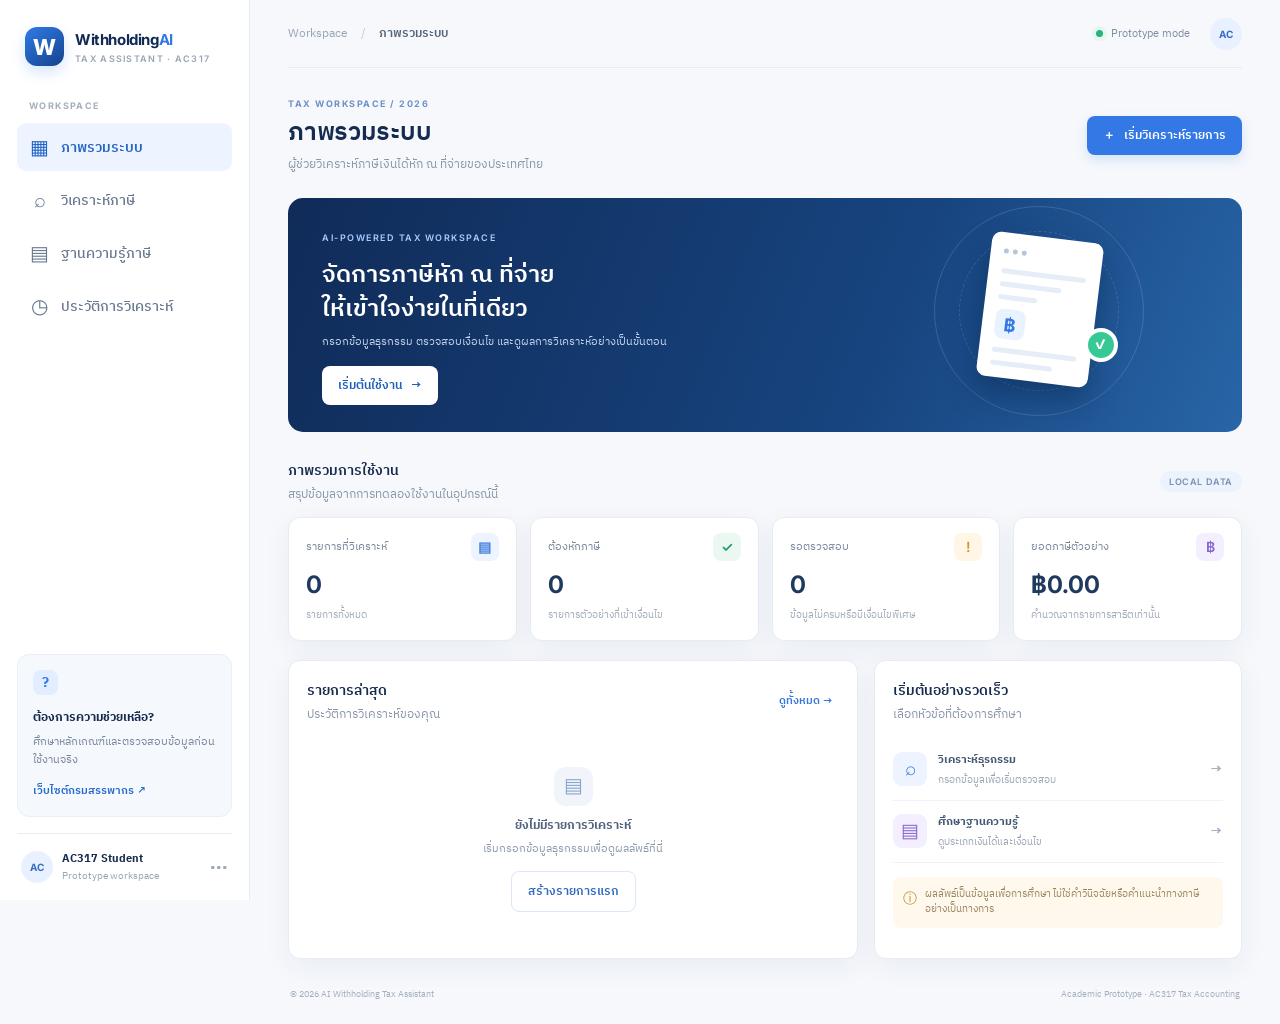
<file: index.html>
<!DOCTYPE html>
<html lang="th">
<head>
  <meta charset="UTF-8">
  <meta name="viewport" content="width=device-width, initial-scale=1.0">
  <meta name="theme-color" content="#102a56">
  <title>AI Withholding Tax Assistant | AC317</title>
  <link rel="preconnect" href="https://fonts.googleapis.com">
  <link rel="preconnect" href="https://fonts.gstatic.com" crossorigin>
  <link href="https://fonts.googleapis.com/css2?family=IBM+Plex+Sans+Thai:wght@300;400;500;600;700&family=Inter:wght@400;500;600;700;800&display=swap" rel="stylesheet">
  <link rel="stylesheet" href="style.css">
</head>
<body>
  <div class="app-shell">
    <aside class="sidebar" id="sidebar">
      <a class="brand" href="#" data-page="dashboard">
        <span class="brand-mark">W</span>
        <span><strong>Withholding<span class="brand-light">AI</span></strong><small>TAX ASSISTANT · AC317</small></span>
      </a>
      <div class="workspace-label">WORKSPACE</div>
      <nav class="nav-menu" aria-label="เมนูหลัก">
        <button class="nav-link active" data-page="dashboard"><span class="nav-icon">▦</span> ภาพรวมระบบ</button>
        <button class="nav-link" data-page="analysis"><span class="nav-icon">⌕</span> วิเคราะห์ภาษี</button>
        <button class="nav-link" data-page="knowledge"><span class="nav-icon">▤</span> ฐานความรู้ภาษี</button>
        <button class="nav-link" data-page="history"><span class="nav-icon">◷</span> ประวัติการวิเคราะห์</button>
      </nav>
      <div class="sidebar-bottom">
        <div class="help-card">
          <div class="help-icon">?</div>
          <strong>ต้องการความช่วยเหลือ?</strong>
          <p>ศึกษาหลักเกณฑ์และตรวจสอบข้อมูลก่อนใช้งานจริง</p>
          <a href="https://www.rd.go.th/" target="_blank" rel="noopener">เว็บไซต์กรมสรรพากร ↗</a>
        </div>
        <div class="profile">
          <div class="avatar">AC</div>
          <div><strong>AC317 Student</strong><small>Prototype workspace</small></div>
          <span class="profile-dots">•••</span>
        </div>
      </div>
    </aside>

    <main class="main-content">
      <header class="topbar">
        <button class="mobile-menu" id="mobileMenu" aria-label="เปิดเมนู">☰</button>
        <div class="breadcrumb">Workspace <span>/</span> <strong id="breadcrumbCurrent">ภาพรวมระบบ</strong></div>
        <div class="topbar-right">
          <span class="status-dot"></span><span class="system-status">Prototype mode</span>
          <div class="top-avatar">AC</div>
        </div>
      </header>

      <section class="page active" id="page-dashboard">
        <div class="page-heading">
          <div><div class="eyebrow">TAX WORKSPACE / 2026</div><h1>ภาพรวมระบบ</h1><p>ผู้ช่วยวิเคราะห์ภาษีเงินได้หัก ณ ที่จ่ายของประเทศไทย</p></div>
          <button class="btn btn-primary" data-go="analysis"><span>＋</span> เริ่มวิเคราะห์รายการ</button>
        </div>
        <div class="welcome-banner">
          <div class="welcome-copy"><span class="banner-tag">AI-POWERED TAX WORKSPACE</span><h2>จัดการภาษีหัก ณ ที่จ่าย<br>ให้เข้าใจง่ายในที่เดียว</h2><p>กรอกข้อมูลธุรกรรม ตรวจสอบเงื่อนไข และดูผลการวิเคราะห์อย่างเป็นขั้นตอน</p><button class="btn btn-white" data-go="analysis">เริ่มต้นใช้งาน <span>→</span></button></div>
          <div class="banner-art"><div class="art-orbit orbit-one"></div><div class="art-orbit orbit-two"></div><div class="art-document"><div class="doc-top"><i></i><i></i><i></i></div><div class="doc-line long"></div><div class="doc-line"></div><div class="doc-line short"></div><div class="doc-highlight">฿</div><div class="doc-line long"></div><div class="doc-line"></div></div><div class="art-check">✓</div></div>
        </div>
        <div class="section-title-row"><div><h3>ภาพรวมการใช้งาน</h3><p>สรุปข้อมูลจากการทดลองใช้งานในอุปกรณ์นี้</p></div><span class="muted-chip">LOCAL DATA</span></div>
        <div class="stats-grid">
          <article class="stat-card"><div class="stat-top"><span>รายการที่วิเคราะห์</span><span class="stat-icon blue">▤</span></div><strong id="statTotal">0</strong><small>รายการทั้งหมด</small></article>
          <article class="stat-card"><div class="stat-top"><span>ต้องหักภาษี</span><span class="stat-icon green">✓</span></div><strong id="statWithhold">0</strong><small>รายการตัวอย่างที่เข้าเงื่อนไข</small></article>
          <article class="stat-card"><div class="stat-top"><span>รอตรวจสอบ</span><span class="stat-icon amber">!</span></div><strong id="statReview">0</strong><small>ข้อมูลไม่ครบหรือมีเงื่อนไขพิเศษ</small></article>
          <article class="stat-card"><div class="stat-top"><span>ยอดภาษีตัวอย่าง</span><span class="stat-icon purple">฿</span></div><strong id="statTax">฿0.00</strong><small>คำนวณจากรายการสาธิตเท่านั้น</small></article>
        </div>
        <div class="dashboard-grid">
          <article class="panel recent-panel"><div class="panel-heading"><div><h3>รายการล่าสุด</h3><p>ประวัติการวิเคราะห์ของคุณ</p></div><button class="text-button" data-go="history">ดูทั้งหมด →</button></div><div id="recentList" class="empty-state"><div class="empty-symbol">▤</div><strong>ยังไม่มีรายการวิเคราะห์</strong><p>เริ่มกรอกข้อมูลธุรกรรมเพื่อดูผลลัพธ์ที่นี่</p><button class="btn btn-outline" data-go="analysis">สร้างรายการแรก</button></div></article>
          <article class="panel quick-panel"><div class="panel-heading"><div><h3>เริ่มต้นอย่างรวดเร็ว</h3><p>เลือกหัวข้อที่ต้องการศึกษา</p></div></div>
            <button class="quick-link" data-go="analysis"><span class="quick-icon">⌕</span><span><strong>วิเคราะห์ธุรกรรม</strong><small>กรอกข้อมูลเพื่อเริ่มตรวจสอบ</small></span><b>→</b></button>
            <button class="quick-link" data-go="knowledge"><span class="quick-icon lavender">▤</span><span><strong>ศึกษาฐานความรู้</strong><small>ดูประเภทเงินได้และเงื่อนไข</small></span><b>→</b></button>
            <div class="notice-mini"><span>ⓘ</span><p>ผลลัพธ์เป็นข้อมูลเพื่อการศึกษา ไม่ใช่คำวินิจฉัยหรือคำแนะนำทางภาษีอย่างเป็นทางการ</p></div>
          </article>
        </div>
      </section>

      <section class="page" id="page-analysis">
        <div class="page-heading"><div><div class="eyebrow">WITHHOLDING TAX / ANALYSIS</div><h1>วิเคราะห์ภาษี</h1><p>กรอกรายละเอียดธุรกรรมเพื่อให้ระบบตรวจสอบเบื้องต้น</p></div><span class="step-chip"><span>01</span> ข้อมูลธุรกรรม</span></div>
        <div class="analysis-layout">
          <form class="panel analysis-form" id="taxForm">
            <div class="form-section"><div class="form-section-title"><span class="number-badge">1</span><div><h3>ข้อมูลผู้จ่ายและผู้รับเงิน</h3><p>ระบุสถานะของคู่สัญญาให้ครบถ้วน</p></div></div>
              <div class="form-grid">
                <label class="field full"><span>ชื่อผู้จ่ายเงิน <b>*</b></span><input id="payerName" required placeholder="เช่น บริษัท ตัวอย่าง จำกัด"></label>
                <label class="field"><span>สถานะผู้จ่ายเงิน <b>*</b></span><select id="payerType" required><option value="">เลือกสถานะ</option><option value="company">บริษัท / ห้างหุ้นส่วนนิติบุคคล</option><option value="person">บุคคลธรรมดา</option><option value="government">หน่วยงานรัฐ</option></select></label>
                <label class="field"><span>ชื่อผู้รับเงิน <b>*</b></span><input id="payeeName" required placeholder="ชื่อผู้รับเงิน"></label>
                <label class="field"><span>สถานะผู้รับเงิน <b>*</b></span><select id="payeeType" required><option value="">เลือกสถานะ</option><option value="company">บริษัท / ห้างหุ้นส่วนนิติบุคคลไทย</option><option value="person">บุคคลธรรมดา</option><option value="foreign">นิติบุคคลต่างประเทศ</option><option value="government">หน่วยงานรัฐ</option></select></label>
                <label class="field"><span>ถิ่นที่อยู่ผู้รับเงิน <b>*</b></span><select id="residency" required><option value="">เลือกถิ่นที่อยู่</option><option value="thai">ประเทศไทย</option><option value="foreign">ต่างประเทศ</option></select></label>
              </div>
            </div>
            <div class="form-divider"></div>
            <div class="form-section"><div class="form-section-title"><span class="number-badge">2</span><div><h3>รายละเอียดธุรกรรม</h3><p>เลือกประเภทและอธิบายลักษณะการจ่ายเงินจริง</p></div></div>
              <div class="form-grid">
                <label class="field"><span>ประเภทธุรกรรม <b>*</b></span><select id="transactionType" required><option value="">เลือกประเภทธุรกรรม</option><option value="rent">ค่าเช่า</option><option value="service">ค่าบริการ / จ้างทำของ</option><option value="advertising">ค่าโฆษณา</option><option value="transport">ค่าขนส่ง</option><option value="goods">ซื้อสินค้า</option><option value="hotel">ค่าห้องพักโรงแรม</option><option value="restaurant">ค่าอาหารภัตตาคาร</option><option value="other">อื่น ๆ / ไม่แน่ใจ</option></select></label>
                <label class="field"><span>วันที่จ่ายเงิน <b>*</b></span><input id="paymentDate" type="date" required></label>
                <label class="field full"><span>รายละเอียดงาน / สัญญา <b>*</b></span><textarea id="description" rows="3" required placeholder="อธิบายสิ่งที่ได้รับ เช่น เช่าพื้นที่สำนักงานรายเดือน หรือจ้างบริษัททำความสะอาดพร้อมจัดหาอุปกรณ์"></textarea><small class="field-hint">ระบบพิจารณาจากเนื้อหาธุรกรรม ไม่ใช่ชื่อบัญชีเพียงอย่างเดียว</small></label>
                <label class="field"><span>จำนวนเงินก่อน VAT (บาท) <b>*</b></span><input id="amount" type="number" min="0.01" step="0.01" required placeholder="0.00"></label>
                <label class="field"><span>VAT (บาท)</span><input id="vat" type="number" min="0" step="0.01" value="0" placeholder="0.00"></label>
                <label class="field full"><span>เงื่อนไขพิเศษเพิ่มเติม</span><textarea id="special" rows="2" placeholder="เช่น ผู้รับเงินเป็นบุคคลต่างประเทศ มีหนังสือรับรอง หรือมีสัญญาซื้อขายรวมค่าขนส่ง"></textarea></label>
              </div>
            </div>
            <div class="form-actions"><button type="reset" class="btn btn-ghost">ล้างข้อมูล</button><button type="submit" class="btn btn-primary">วิเคราะห์รายการ <span>→</span></button></div>
          </form>
          <aside class="analysis-aside">
            <div class="panel guide-panel"><div class="guide-icon">✦</div><h3>ก่อนเริ่มวิเคราะห์</h3><p>เพื่อให้ผลการตรวจสอบมีความเหมาะสม ควรเตรียมข้อมูลต่อไปนี้</p><ul><li>สถานะทางกฎหมายของผู้จ่ายและผู้รับเงิน</li><li>สัญญาหรือรายละเอียดสิ่งที่จ่าย</li><li>จำนวนเงินและวันที่จ่ายจริง</li><li>ข้อมูล VAT และเงื่อนไขพิเศษ (ถ้ามี)</li></ul></div>
            <div class="panel secure-panel"><span class="secure-icon">⌑</span><div><strong>ข้อมูลอยู่ในอุปกรณ์นี้</strong><p>ต้นแบบนี้เก็บประวัติไว้ใน Local Storage ของเบราว์เซอร์เท่านั้น</p></div></div>
          </aside>
        </div>
        <div id="resultPanel" class="result-panel hidden" aria-live="polite"></div>
      </section>

      <section class="page" id="page-knowledge">
        <div class="page-heading"><div><div class="eyebrow">TAX REFERENCE / LEARNING</div><h1>ฐานความรู้ภาษี</h1><p>ทำความเข้าใจประเภทธุรกรรมและประเด็นที่ควรตรวจสอบ</p></div><a class="btn btn-outline" href="https://www.rd.go.th/" target="_blank" rel="noopener">กรมสรรพากร ↗</a></div>
        <div class="knowledge-alert"><span>ⓘ</span><div><strong>หมายเหตุเกี่ยวกับฐานความรู้</strong><p>เนื้อหาด้านล่างเป็นแนวทางจัดหมวดหมู่เพื่อการศึกษา ยังไม่ได้เชื่อมฐานกฎหมายแบบเรียลไทม์ อัตราและข้อยกเว้นต้องตรวจสอบกับกฎหมายที่มีผลในวันที่จ่ายเงินจริง</p></div></div>
        <div class="knowledge-tools"><div class="search-box"><span>⌕</span><input id="knowledgeSearch" placeholder="ค้นหาประเภทธุรกรรม..."></div><span class="muted-chip">8 CATEGORIES</span></div>
        <div class="knowledge-grid" id="knowledgeGrid"></div>
        <div class="panel legal-panel"><div class="legal-icon">§</div><div><h3>แหล่งข้อมูลกฎหมายที่ควรตรวจสอบ</h3><p>ประมวลรัษฎากร มาตรา 3 เตรส, มาตรา 50, มาตรา 69 ทวิ, มาตรา 70 และคำสั่งกรมสรรพากรที่เกี่ยวข้อง ทั้งนี้ต้องพิจารณาประเภทผู้จ่าย ผู้รับ และลักษณะเงินได้ประกอบกัน</p><a href="https://www.rd.go.th/" target="_blank" rel="noopener">ค้นหากฎหมายและคำสั่งกรมสรรพากร ↗</a></div></div>
      </section>

      <section class="page" id="page-history">
        <div class="page-heading"><div><div class="eyebrow">ACTIVITY / RECORDS</div><h1>ประวัติการวิเคราะห์</h1><p>รายการที่เคยทดลองวิเคราะห์ในเบราว์เซอร์นี้</p></div><button class="btn btn-outline" id="clearHistory">ล้างประวัติ</button></div>
        <div class="panel history-panel"><div class="history-toolbar"><div><h3>รายการทั้งหมด</h3><p id="historyCount">0 รายการ</p></div><div class="search-box history-search"><span>⌕</span><input id="historySearch" placeholder="ค้นหาชื่อหรือประเภทธุรกรรม..."></div></div>
          <div class="table-wrap"><table><thead><tr><th>วันที่</th><th>ผู้รับเงิน</th><th>ประเภทธุรกรรม</th><th>จำนวนเงิน</th><th>สถานะ</th><th></th></tr></thead><tbody id="historyBody"></tbody></table></div>
          <div id="historyEmpty" class="empty-state"><div class="empty-symbol">◷</div><strong>ยังไม่มีประวัติ</strong><p>รายการที่คุณวิเคราะห์จะแสดงในหน้านี้</p></div>
        </div>
      </section>

      <footer class="footer"><span>© 2026 AI Withholding Tax Assistant</span><span>Academic Prototype · AC317 Tax Accounting</span></footer>
    </main>
  </div>
  <div class="toast" id="toast" role="status"></div>
  <script src="script.js"></script>
</body>
</html>
</file>
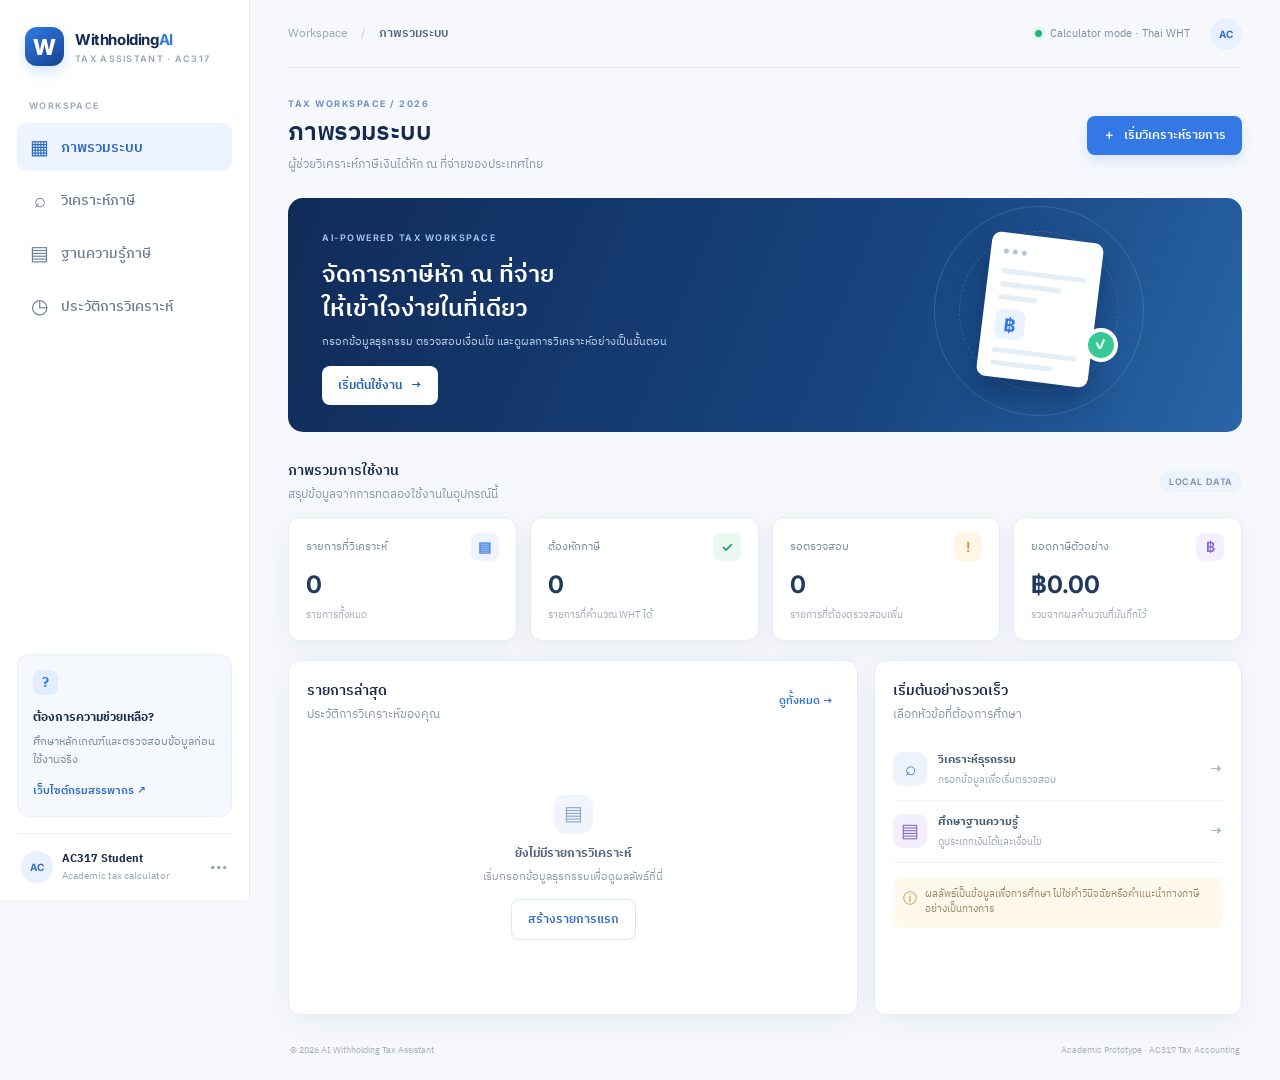
<file: แก้1.html>
<!DOCTYPE html>
<html lang="th">
<head>
  <meta charset="UTF-8">
  <meta name="viewport" content="width=device-width, initial-scale=1.0">
  <meta name="theme-color" content="#102a56">
  <title>AI Withholding Tax Assistant | AC317</title>
  <link rel="preconnect" href="https://fonts.googleapis.com">
  <link rel="preconnect" href="https://fonts.gstatic.com" crossorigin>
  <link href="https://fonts.googleapis.com/css2?family=IBM+Plex+Sans+Thai:wght@300;400;500;600;700&family=Inter:wght@400;500;600;700;800&display=swap" rel="stylesheet">
  <link rel="stylesheet" href="style.css">
</head>
<body>
  <div class="app-shell">
    <aside class="sidebar" id="sidebar">
      <a class="brand" href="#" data-page="dashboard">
        <span class="brand-mark">W</span>
        <span><strong>Withholding<span class="brand-light">AI</span></strong><small>TAX ASSISTANT · AC317</small></span>
      </a>
      <div class="workspace-label">WORKSPACE</div>
      <nav class="nav-menu" aria-label="เมนูหลัก">
        <button class="nav-link active" data-page="dashboard"><span class="nav-icon">▦</span> ภาพรวมระบบ</button>
        <button class="nav-link" data-page="analysis"><span class="nav-icon">⌕</span> วิเคราะห์ภาษี</button>
        <button class="nav-link" data-page="knowledge"><span class="nav-icon">▤</span> ฐานความรู้ภาษี</button>
        <button class="nav-link" data-page="history"><span class="nav-icon">◷</span> ประวัติการวิเคราะห์</button>
      </nav>
      <div class="sidebar-bottom">
        <div class="help-card">
          <div class="help-icon">?</div>
          <strong>ต้องการความช่วยเหลือ?</strong>
          <p>ศึกษาหลักเกณฑ์และตรวจสอบข้อมูลก่อนใช้งานจริง</p>
          <a href="https://www.rd.go.th/" target="_blank" rel="noopener">เว็บไซต์กรมสรรพากร ↗</a>
        </div>
        <div class="profile">
          <div class="avatar">AC</div>
          <div><strong>AC317 Student</strong><small>Academic tax calculator</small></div>
          <span class="profile-dots">•••</span>
        </div>
      </div>
    </aside>

    <main class="main-content">
      <header class="topbar">
        <button class="mobile-menu" id="mobileMenu" aria-label="เปิดเมนู">☰</button>
        <div class="breadcrumb">Workspace <span>/</span> <strong id="breadcrumbCurrent">ภาพรวมระบบ</strong></div>
        <div class="topbar-right">
          <span class="status-dot"></span><span class="system-status">Calculator mode · Thai WHT</span>
          <div class="top-avatar">AC</div>
        </div>
      </header>

      <section class="page active" id="page-dashboard">
        <div class="page-heading">
          <div><div class="eyebrow">TAX WORKSPACE / 2026</div><h1>ภาพรวมระบบ</h1><p>ผู้ช่วยวิเคราะห์ภาษีเงินได้หัก ณ ที่จ่ายของประเทศไทย</p></div>
          <button class="btn btn-primary" data-go="analysis"><span>＋</span> เริ่มวิเคราะห์รายการ</button>
        </div>
        <div class="welcome-banner">
          <div class="welcome-copy"><span class="banner-tag">AI-POWERED TAX WORKSPACE</span><h2>จัดการภาษีหัก ณ ที่จ่าย<br>ให้เข้าใจง่ายในที่เดียว</h2><p>กรอกข้อมูลธุรกรรม ตรวจสอบเงื่อนไข และดูผลการวิเคราะห์อย่างเป็นขั้นตอน</p><button class="btn btn-white" data-go="analysis">เริ่มต้นใช้งาน <span>→</span></button></div>
          <div class="banner-art"><div class="art-orbit orbit-one"></div><div class="art-orbit orbit-two"></div><div class="art-document"><div class="doc-top"><i></i><i></i><i></i></div><div class="doc-line long"></div><div class="doc-line"></div><div class="doc-line short"></div><div class="doc-highlight">฿</div><div class="doc-line long"></div><div class="doc-line"></div></div><div class="art-check">✓</div></div>
        </div>
        <div class="section-title-row"><div><h3>ภาพรวมการใช้งาน</h3><p>สรุปข้อมูลจากการทดลองใช้งานในอุปกรณ์นี้</p></div><span class="muted-chip">LOCAL DATA</span></div>
        <div class="stats-grid">
          <article class="stat-card"><div class="stat-top"><span>รายการที่วิเคราะห์</span><span class="stat-icon blue">▤</span></div><strong id="statTotal">0</strong><small>รายการทั้งหมด</small></article>
          <article class="stat-card"><div class="stat-top"><span>ต้องหักภาษี</span><span class="stat-icon green">✓</span></div><strong id="statWithhold">0</strong><small>รายการที่คำนวณ WHT ได้</small></article>
          <article class="stat-card"><div class="stat-top"><span>รอตรวจสอบ</span><span class="stat-icon amber">!</span></div><strong id="statReview">0</strong><small>รายการที่ต้องตรวจสอบเพิ่ม</small></article>
          <article class="stat-card"><div class="stat-top"><span>ยอดภาษีตัวอย่าง</span><span class="stat-icon purple">฿</span></div><strong id="statTax">฿0.00</strong><small>รวมจากผลคำนวณที่บันทึกไว้</small></article>
        </div>
        <div class="dashboard-grid">
          <article class="panel recent-panel"><div class="panel-heading"><div><h3>รายการล่าสุด</h3><p>ประวัติการวิเคราะห์ของคุณ</p></div><button class="text-button" data-go="history">ดูทั้งหมด →</button></div><div id="recentList" class="empty-state"><div class="empty-symbol">▤</div><strong>ยังไม่มีรายการวิเคราะห์</strong><p>เริ่มกรอกข้อมูลธุรกรรมเพื่อดูผลลัพธ์ที่นี่</p><button class="btn btn-outline" data-go="analysis">สร้างรายการแรก</button></div></article>
          <article class="panel quick-panel"><div class="panel-heading"><div><h3>เริ่มต้นอย่างรวดเร็ว</h3><p>เลือกหัวข้อที่ต้องการศึกษา</p></div></div>
            <button class="quick-link" data-go="analysis"><span class="quick-icon">⌕</span><span><strong>วิเคราะห์ธุรกรรม</strong><small>กรอกข้อมูลเพื่อเริ่มตรวจสอบ</small></span><b>→</b></button>
            <button class="quick-link" data-go="knowledge"><span class="quick-icon lavender">▤</span><span><strong>ศึกษาฐานความรู้</strong><small>ดูประเภทเงินได้และเงื่อนไข</small></span><b>→</b></button>
            <div class="notice-mini"><span>ⓘ</span><p>ผลลัพธ์เป็นข้อมูลเพื่อการศึกษา ไม่ใช่คำวินิจฉัยหรือคำแนะนำทางภาษีอย่างเป็นทางการ</p></div>
          </article>
        </div>
      </section>

      <section class="page" id="page-analysis">
        <div class="page-heading"><div><div class="eyebrow">WITHHOLDING TAX / ANALYSIS</div><h1>วิเคราะห์ภาษี</h1><p>คำนวณภาษีจากกฎที่รองรับ พร้อมแสดงเหตุผลและข้อจำกัด</p></div><span class="step-chip"><span>01</span> ข้อมูลธุรกรรม</span></div>
        <div class="analysis-layout">
          <form class="panel analysis-form" id="taxForm">
            <div class="form-section"><div class="form-section-title"><span class="number-badge">1</span><div><h3>ข้อมูลผู้จ่ายและผู้รับเงิน</h3><p>ระบุสถานะของคู่สัญญาให้ครบถ้วน</p></div></div>
              <div class="form-grid">
                <label class="field full"><span>ชื่อผู้จ่ายเงิน <b>*</b></span><input id="payerName" required placeholder="เช่น บริษัท ตัวอย่าง จำกัด"></label>
                <label class="field"><span>สถานะผู้จ่ายเงิน <b>*</b></span><select id="payerType" required><option value="">เลือกสถานะ</option><option value="company">บริษัท / ห้างหุ้นส่วนนิติบุคคล</option><option value="person">บุคคลธรรมดา</option><option value="government">หน่วยงานรัฐ</option></select></label>
                <label class="field"><span>ชื่อผู้รับเงิน <b>*</b></span><input id="payeeName" required placeholder="ชื่อผู้รับเงิน"></label>
                <label class="field"><span>สถานะผู้รับเงิน <b>*</b></span><select id="payeeType" required><option value="">เลือกสถานะ</option><option value="company">บริษัท / ห้างหุ้นส่วนนิติบุคคลไทย</option><option value="person">บุคคลธรรมดา</option><option value="foreign">นิติบุคคลต่างประเทศ</option><option value="government">หน่วยงานรัฐ</option></select></label>
                <label class="field"><span>ถิ่นที่อยู่ผู้รับเงิน <b>*</b></span><select id="residency" required><option value="">เลือกถิ่นที่อยู่</option><option value="thai">ประเทศไทย</option><option value="foreign">ต่างประเทศ</option></select></label>
              </div>
            </div>
            <div class="form-divider"></div>
            <div class="form-section"><div class="form-section-title"><span class="number-badge">2</span><div><h3>รายละเอียดธุรกรรม</h3><p>เลือกประเภทและอธิบายลักษณะการจ่ายเงินจริง</p></div></div>
              <div class="form-grid">
                <label class="field"><span>ประเภทธุรกรรม <b>*</b></span><select id="transactionType" required><option value="">เลือกประเภทธุรกรรม</option><option value="rent">ค่าเช่า</option><option value="service">ค่าบริการ / จ้างทำของ</option><option value="advertising">ค่าโฆษณา</option><option value="transport">ค่าขนส่ง</option><option value="goods">ซื้อสินค้า</option><option value="hotel">ค่าห้องพักโรงแรม</option><option value="restaurant">ค่าอาหารภัตตาคาร</option><option value="other">อื่น ๆ / ไม่แน่ใจ</option></select></label>
                <label class="field"><span>วันที่จ่ายเงิน <b>*</b></span><input id="paymentDate" type="date" required></label>
                <label class="field full"><span>รายละเอียดงาน / สัญญา <b>*</b></span><textarea id="description" rows="3" required placeholder="อธิบายสิ่งที่ได้รับ เช่น เช่าพื้นที่สำนักงานรายเดือน หรือจ้างบริษัททำความสะอาดพร้อมจัดหาอุปกรณ์"></textarea><small class="field-hint">ระบบพิจารณาจากเนื้อหาธุรกรรม ไม่ใช่ชื่อบัญชีเพียงอย่างเดียว</small></label>
                <label class="field"><span>จำนวนเงินที่จ่ายครั้งนี้ก่อน VAT (บาท) <b>*</b></span><input id="amount" type="number" min="0.01" step="0.01" required placeholder="0.00"></label>
                <label class="field"><span>มูลค่าตามสัญญารวมก่อน VAT (บาท)</span><input id="contractTotal" type="number" min="0" step="0.01" placeholder="กรอกเมื่อแบ่งจ่าย/ยอดครั้งนี้ต่ำกว่า 1,000"></label>
                <label class="field"><span>VAT (บาท)</span><input id="vat" type="number" min="0" step="0.01" value="0" placeholder="0.00"></label>
                <div class="field full vat-auto-row"><span>คำนวณ VAT อัตโนมัติ</span><div style="display:flex;align-items:center;gap:10px;flex-wrap:wrap"><label style="display:flex;align-items:center;gap:7px;font-size:11px"><input id="autoVat" type="checkbox" style="width:auto"> คิด VAT ตามอัตราที่กำหนด</label><label style="display:flex;align-items:center;gap:7px;font-size:11px">อัตรา VAT (%) <input id="vatRate" type="number" min="0" max="100" step="0.01" value="7" style="width:85px"></label></div><small class="field-hint">เลือกเฉพาะเมื่อรายการนี้ต้องคิด VAT หากไม่เลือก ระบบจะใช้จำนวน VAT ที่กรอกเอง (ค่าเริ่มต้น 0)</small></div>
                <label class="field full"><span>เงื่อนไขพิเศษเพิ่มเติม</span><textarea id="special" rows="2" placeholder="เช่น ผู้รับเงินเป็นบุคคลต่างประเทศ มีหนังสือรับรอง หรือมีสัญญาซื้อขายรวมค่าขนส่ง"></textarea></label>
              </div>
            </div>
            <div class="form-actions"><button type="reset" class="btn btn-ghost">ล้างข้อมูล</button><button type="submit" class="btn btn-primary">วิเคราะห์รายการ <span>→</span></button></div>
          </form>
          <aside class="analysis-aside">
            <div class="panel guide-panel"><div class="guide-icon">✦</div><h3>ก่อนเริ่มวิเคราะห์</h3><p>เพื่อให้ผลการตรวจสอบมีความเหมาะสม ควรเตรียมข้อมูลต่อไปนี้</p><ul><li>สถานะทางกฎหมายของผู้จ่ายและผู้รับเงิน</li><li>สัญญาหรือรายละเอียดสิ่งที่จ่าย</li><li>จำนวนเงินและวันที่จ่ายจริง</li><li>ข้อมูล VAT และเงื่อนไขพิเศษ (ถ้ามี)</li></ul></div>
            <div class="panel secure-panel"><span class="secure-icon">⌑</span><div><strong>ข้อมูลอยู่ในอุปกรณ์นี้</strong><p>ต้นแบบนี้เก็บประวัติไว้ใน Local Storage ของเบราว์เซอร์เท่านั้น</p></div></div>
          </aside>
        </div>
        <div id="resultPanel" class="result-panel hidden" aria-live="polite"></div>
      </section>

      <section class="page" id="page-knowledge">
        <div class="page-heading"><div><div class="eyebrow">TAX REFERENCE / LEARNING</div><h1>ฐานความรู้ภาษี</h1><p>ทำความเข้าใจประเภทธุรกรรมและประเด็นที่ควรตรวจสอบ</p></div><a class="btn btn-outline" href="https://www.rd.go.th/" target="_blank" rel="noopener">กรมสรรพากร ↗</a></div>
        <div class="knowledge-alert"><span>ⓘ</span><div><strong>หมายเหตุเกี่ยวกับฐานความรู้</strong><p>ระบบใช้กฎที่ระบุไว้ในชุดคำนวณสำหรับธุรกรรมในประเทศบางประเภทเท่านั้น ไม่ใช่ฐานกฎหมายเรียลไทม์ และจะส่งกรณีที่มีเงื่อนไขพิเศษให้ตรวจสอบแทนการเดา</p></div></div>
        <div class="knowledge-tools"><div class="search-box"><span>⌕</span><input id="knowledgeSearch" placeholder="ค้นหาประเภทธุรกรรม..."></div><span class="muted-chip">SUPPORTED RULES + REVIEW CASES</span></div>
        <div class="knowledge-grid" id="knowledgeGrid"></div>
        <div class="panel legal-panel"><div class="legal-icon">§</div><div><h3>แหล่งข้อมูลกฎหมายที่ควรตรวจสอบ</h3><p>ประมวลรัษฎากร มาตรา 3 เตรส, มาตรา 50, มาตรา 69 ทวิ, มาตรา 70 และคำสั่งกรมสรรพากรที่เกี่ยวข้อง ทั้งนี้ต้องพิจารณาประเภทผู้จ่าย ผู้รับ และลักษณะเงินได้ประกอบกัน</p><a href="https://www.rd.go.th/" target="_blank" rel="noopener">ค้นหากฎหมายและคำสั่งกรมสรรพากร ↗</a></div></div>
      </section>

      <section class="page" id="page-history">
        <div class="page-heading"><div><div class="eyebrow">ACTIVITY / RECORDS</div><h1>ประวัติการวิเคราะห์</h1><p>รายการที่เคยทดลองวิเคราะห์ในเบราว์เซอร์นี้</p></div><button class="btn btn-outline" id="clearHistory">ล้างประวัติ</button></div>
        <div class="panel history-panel"><div class="history-toolbar"><div><h3>รายการทั้งหมด</h3><p id="historyCount">0 รายการ</p></div><div class="search-box history-search"><span>⌕</span><input id="historySearch" placeholder="ค้นหาชื่อหรือประเภทธุรกรรม..."></div></div>
          <div class="table-wrap"><table><thead><tr><th>วันที่</th><th>ผู้รับเงิน</th><th>ประเภทธุรกรรม</th><th>จำนวนเงิน</th><th>สถานะ</th><th></th></tr></thead><tbody id="historyBody"></tbody></table></div>
          <div id="historyEmpty" class="empty-state"><div class="empty-symbol">◷</div><strong>ยังไม่มีประวัติ</strong><p>รายการที่คุณวิเคราะห์จะแสดงในหน้านี้</p></div>
        </div>
      </section>

      <footer class="footer"><span>© 2026 AI Withholding Tax Assistant</span><span>Academic Prototype · AC317 Tax Accounting</span></footer>
    </main>
  </div>
  <div class="toast" id="toast" role="status"></div>
  <script src="script.js"></script>
</body>
</html>
</file>
<file: style.css>
:root{--navy:#102a56;--navy2:#183b70;--blue:#3478e5;--sky:#eaf2ff;--ink:#172b4d;--muted:#78869b;--line:#e7ecf3;--bg:#f6f8fc;--white:#fff;--green:#16845b;--amber:#b7791f;--red:#c44c4c;--shadow:0 8px 28px rgba(24,50,89,.06)}
*{box-sizing:border-box}body{margin:0;background:var(--bg);color:var(--ink);font-family:"IBM Plex Sans Thai",Inter,sans-serif;font-size:14px}button,input,select,textarea{font:inherit}button{cursor:pointer}.app-shell{min-height:100vh}.sidebar{width:250px;background:#fff;border-right:1px solid var(--line);position:fixed;inset:0 auto 0 0;z-index:20;display:flex;flex-direction:column;padding:27px 17px 16px}.brand{display:flex;align-items:center;gap:11px;text-decoration:none;color:var(--navy);padding:0 8px 34px}.brand-mark{width:39px;height:39px;border-radius:12px;background:linear-gradient(145deg,#2f7be8,#16428b);color:white;display:grid;place-items:center;font:800 22px Inter;box-shadow:0 6px 14px #2f7be833}.brand strong{display:block;font:700 15px Inter;letter-spacing:-.4px}.brand-light{color:var(--blue)}.brand small{display:block;color:#98a4b5;font:600 9px Inter;letter-spacing:1.3px;margin-top:4px}.workspace-label{font:700 9px Inter;letter-spacing:1.4px;color:#a4afbd;padding:0 12px 12px}.nav-menu{display:grid;gap:5px}.nav-link{border:0;background:transparent;color:#687991;text-align:left;padding:12px 13px;border-radius:9px;display:flex;align-items:center;gap:12px;font-weight:500;transition:.2s}.nav-link:hover{background:#f5f8fd;color:var(--navy)}.nav-link.active{background:#edf4ff;color:#2465c5;font-weight:600}.nav-icon{font:20px Inter;width:19px;text-align:center}.sidebar-bottom{margin-top:auto}.help-card{background:#f5f8fd;border:1px solid #e9eff8;padding:15px;border-radius:12px;margin-bottom:16px}.help-icon{width:25px;height:25px;border-radius:8px;background:#e2edff;color:#3478e5;display:grid;place-items:center;font-weight:700;margin-bottom:10px}.help-card strong{font-size:12px}.help-card p{font-size:11px;line-height:1.65;color:var(--muted);margin:5px 0 9px}.help-card a,.legal-panel a{font-size:11px;color:#286bd0;text-decoration:none;font-weight:600}.profile{border-top:1px solid var(--line);padding:16px 4px 0;display:flex;align-items:center;gap:9px}.avatar,.top-avatar{width:32px;height:32px;border-radius:50%;background:#e9f0ff;color:#356ec4;display:grid;place-items:center;font:700 10px Inter}.profile strong{display:block;font-size:11px}.profile small{display:block;color:#9aa5b4;font-size:10px}.profile-dots{margin-left:auto;color:#98a4b5}.main-content{margin-left:250px;min-height:100vh;padding:0 38px 22px;max-width:1800px}.topbar{height:68px;display:flex;align-items:center;justify-content:space-between;border-bottom:1px solid var(--line);margin-bottom:30px}.breadcrumb{font-size:12px;color:#9aa6b6}.breadcrumb span{padding:0 10px;color:#c2cad5}.breadcrumb strong{color:#53647d;font-weight:600}.topbar-right{display:flex;align-items:center;gap:8px;color:#7f8da2;font-size:11px}.status-dot{width:7px;height:7px;background:#25b47b;border-radius:50%;box-shadow:0 0 0 4px #e5f7ef}.top-avatar{margin-left:12px}.mobile-menu{display:none;background:none;border:0;font-size:20px;color:var(--navy)}.page{display:none;animation:fade .25s ease}.page.active{display:block}@keyframes fade{from{opacity:.5;transform:translateY(4px)}to{opacity:1;transform:none}}.page-heading{display:flex;align-items:center;justify-content:space-between;margin-bottom:24px}.eyebrow{font:700 9px Inter;letter-spacing:1.5px;color:#6e91c7;margin-bottom:8px}.page-heading h1{font-size:25px;line-height:1.3;margin:0 0 5px;font-weight:600;color:#152c50}.page-heading p,.section-title-row p,.panel-heading p{margin:0;color:#8996a8;font-size:12px}.btn{border:0;border-radius:8px;padding:10px 16px;font-weight:600;font-size:12px;display:inline-flex;align-items:center;justify-content:center;gap:9px;text-decoration:none;transition:.2s}.btn-primary{background:var(--blue);color:#fff;box-shadow:0 5px 12px #3478e52b}.btn-primary:hover{background:#2368d3;transform:translateY(-1px)}.btn-white{background:#fff;color:#1f5fb9;margin-top:15px}.btn-outline{background:#fff;color:#316bc0;border:1px solid #dce7f7}.btn-ghost{background:#f5f7fa;color:#718097}.welcome-banner{min-height:220px;border-radius:15px;background:linear-gradient(112deg,#102b58 0%,#17447f 62%,#2865a7 100%);padding:27px 34px;color:white;position:relative;overflow:hidden;display:flex;align-items:center;margin-bottom:27px}.welcome-copy{position:relative;z-index:2}.banner-tag{font:600 9px Inter;letter-spacing:1.5px;color:#a9ccff}.welcome-copy h2{font-size:24px;line-height:1.42;margin:10px 0 7px;font-weight:600}.welcome-copy p{color:#c4d5ed;font-size:11px;margin:0}.banner-art{position:absolute;right:8%;top:0;width:280px;height:220px}.art-orbit{position:absolute;border:1px solid #ffffff24;border-radius:50%;width:210px;height:210px;right:22px;top:8px}.orbit-two{width:160px;height:160px;right:47px;top:33px;border-style:dashed}.art-document{position:absolute;width:112px;height:145px;background:#fff;border-radius:9px;top:39px;right:70px;transform:rotate(7deg);padding:16px 13px;box-shadow:0 15px 30px #061b3b66}.doc-top{display:flex;gap:4px;margin-bottom:15px}.doc-top i{width:5px;height:5px;background:#b5c6dc;border-radius:50%}.doc-line{height:5px;width:62px;background:#e5edf7;border-radius:4px;margin:8px 0}.doc-line.long{width:85px}.doc-line.short{width:39px}.doc-highlight{width:30px;height:30px;border-radius:8px;background:#e9f2ff;color:#3478e5;display:grid;place-items:center;font:700 18px Inter;margin:9px 0}.art-check{position:absolute;right:48px;top:130px;width:34px;height:34px;border-radius:50%;background:#36c995;color:white;border:4px solid #fff;display:grid;place-items:center;font-weight:800}.section-title-row{display:flex;align-items:center;justify-content:space-between;margin-bottom:13px}.section-title-row h3,.panel-heading h3,.form-section-title h3,.guide-panel h3,.legal-panel h3,.history-toolbar h3{font-size:14px;margin:0 0 3px;font-weight:600}.muted-chip,.step-chip{background:#edf3fc;color:#7790b5;border-radius:20px;padding:5px 9px;font:600 9px Inter;letter-spacing:.6px}.stats-grid{display:grid;grid-template-columns:repeat(4,1fr);gap:13px;margin-bottom:19px}.stat-card,.panel{background:#fff;border:1px solid var(--line);border-radius:12px;box-shadow:var(--shadow)}.stat-card{padding:15px 17px}.stat-top{display:flex;align-items:center;justify-content:space-between;color:#78879b;font-size:11px}.stat-icon{width:28px;height:28px;border-radius:8px;display:grid;place-items:center;font:600 14px Inter}.stat-icon.blue{background:#edf4ff;color:#4382df}.stat-icon.green{background:#eaf8f1;color:#1b9a6b}.stat-icon.amber{background:#fff6e6;color:#d1952d}.stat-icon.purple{background:#f3efff;color:#8666ce}.stat-card>strong{display:block;font:700 24px Inter;color:#20395f;margin:9px 0 3px}.stat-card>small{color:#a0aaba;font-size:10px}.dashboard-grid{display:grid;grid-template-columns:1.55fr 1fr;gap:16px}.panel{padding:18px}.panel-heading{display:flex;align-items:center;justify-content:space-between;margin-bottom:15px}.text-button{border:0;background:none;color:#3478d9;font-size:11px;font-weight:600}.empty-state{text-align:center;padding:28px 12px;color:#8d9aad}.empty-symbol{margin:0 auto 10px;width:39px;height:39px;border-radius:12px;background:#f1f5fb;color:#8aa5cc;display:grid;place-items:center;font-size:20px}.empty-state strong{display:block;color:#53647d;font-size:12px}.empty-state p{font-size:11px;margin:5px 0 13px}.quick-link{display:flex;width:100%;align-items:center;text-align:left;gap:11px;border:0;border-bottom:1px solid #eff2f7;background:white;padding:12px 0}.quick-icon{width:34px;height:34px;border-radius:9px;background:#edf4ff;color:#3a7bd8;display:grid;place-items:center;font-size:19px}.quick-icon.lavender{background:#f3efff;color:#8666ce}.quick-link span:nth-child(2){flex:1}.quick-link strong,.quick-link small{display:block}.quick-link strong{font-size:11px;color:#435873}.quick-link small{font-size:10px;color:#9aa6b6;margin-top:3px}.quick-link b{color:#a6b3c3}.notice-mini{display:flex;gap:8px;background:#fff9ed;border-radius:8px;padding:10px;margin-top:14px;color:#bf8a30}.notice-mini p{margin:0;font-size:10px;line-height:1.55;color:#9b845d}.step-chip{font:600 10px "IBM Plex Sans Thai",sans-serif;color:#5c7dab}.step-chip span{display:inline-grid;place-items:center;background:#dbe9ff;border-radius:50%;width:21px;height:21px;margin-right:5px;color:#2869c7}.analysis-layout{display:grid;grid-template-columns:minmax(0,1fr) 270px;gap:17px;align-items:start}.analysis-form{padding:23px}.form-section-title{display:flex;gap:12px;align-items:center;margin-bottom:17px}.form-section-title p{font-size:10px;color:#96a2b2;margin:0}.number-badge{width:27px;height:27px;display:grid;place-items:center;border-radius:8px;background:#edf4ff;color:#3676d2;font:700 12px Inter}.form-grid{display:grid;grid-template-columns:1fr 1fr;gap:14px 13px}.field{display:flex;flex-direction:column;gap:6px;min-width:0}.field.full{grid-column:1/-1}.field>span{font-size:11px;color:#586a82;font-weight:600}.field b{color:#e16c6c}.field input,.field select,.field textarea,.search-box input{width:100%;border:1px solid #e2e8f0;border-radius:7px;padding:10px 11px;background:#fff;color:#40536e;outline:none;font-size:11px;transition:.2s}.field input:focus,.field select:focus,.field textarea:focus,.search-box:focus-within{border-color:#80a9e8;box-shadow:0 0 0 3px #eaf2ff}.field input::placeholder,.field textarea::placeholder{color:#b1bbc8}.field textarea{resize:vertical;line-height:1.6}.field-hint{color:#9aa7b7;font-size:9px}.form-divider{height:1px;background:#edf0f5;margin:22px 0}.form-actions{display:flex;justify-content:flex-end;gap:8px;margin-top:21px}.analysis-aside{display:grid;gap:12px}.guide-panel{padding:19px}.guide-icon{width:33px;height:33px;border-radius:10px;background:#edf4ff;color:#3979d6;display:grid;place-items:center;font-size:18px;margin-bottom:12px}.guide-panel p,.secure-panel p{font-size:10px;line-height:1.7;color:#8b99aa}.guide-panel ul{padding-left:17px;margin:12px 0 0;color:#687b94;font-size:10px;line-height:2}.secure-panel{display:flex;gap:10px;padding:14px}.secure-icon{width:28px;height:28px;flex:none;border-radius:8px;background:#eaf8f1;color:#21996a;display:grid;place-items:center}.secure-panel strong{font-size:10px}.secure-panel p{margin:3px 0 0}.result-panel{margin-top:17px;background:#fff;border:1px solid var(--line);border-radius:12px;padding:22px;box-shadow:var(--shadow)}.hidden{display:none!important}.result-head{display:flex;justify-content:space-between;align-items:flex-start;gap:12px;margin-bottom:16px}.result-head h3{margin:0 0 4px;font-size:16px}.result-head p{margin:0;color:#8997a9;font-size:11px}.result-grid{display:grid;grid-template-columns:repeat(3,1fr);gap:10px;margin:15px 0}.result-metric{background:#f7f9fc;border:1px solid #edf0f5;padding:13px;border-radius:9px}.result-metric small{display:block;color:#8c9aad;font-size:10px}.result-metric strong{display:block;color:#29466e;font:700 18px Inter;margin-top:5px}.result-explain{background:#f5f8fd;border-radius:9px;padding:13px;color:#657791;font-size:11px;line-height:1.7}.result-explain strong{color:#3b5475}.result-warning{display:flex;gap:9px;padding:12px;background:#fff8e9;border:1px solid #f6e7c4;border-radius:8px;color:#9b793c;font-size:10px;line-height:1.6;margin-top:12px}.status-pill{display:inline-flex;border-radius:20px;padding:5px 9px;font-size:10px;font-weight:600}.status-review{background:#fff4dc;color:#a9771c}.status-demo{background:#eaf2ff;color:#3473c8}.knowledge-alert{display:flex;gap:12px;background:#fff8e9;border:1px solid #f4e8ca;border-radius:10px;padding:14px 16px;color:#b28334;margin-bottom:17px}.knowledge-alert>span{font-size:18px}.knowledge-alert strong{font-size:11px}.knowledge-alert p{font-size:10px;color:#927d58;line-height:1.6;margin:3px 0 0}.knowledge-tools{display:flex;justify-content:space-between;align-items:center;margin-bottom:14px}.search-box{display:flex;align-items:center;gap:8px;background:white;border:1px solid #e3e9f1;border-radius:8px;padding:0 10px;max-width:340px;flex:1}.search-box span{color:#91a0b3;font-size:17px}.search-box input{border:0!important;box-shadow:none!important;padding:10px 0}.knowledge-grid{display:grid;grid-template-columns:repeat(2,1fr);gap:12px}.knowledge-card{background:white;border:1px solid var(--line);border-radius:11px;padding:16px;display:flex;gap:12px}.knowledge-card-icon{width:34px;height:34px;flex:none;border-radius:9px;background:#edf4ff;color:#3d79ce;display:grid;place-items:center;font-size:17px}.knowledge-card h3{font-size:12px;margin:0 0 5px}.knowledge-card p{font-size:10px;line-height:1.6;color:#8492a5;margin:0 0 8px}.knowledge-card small{font-size:9px;color:#b18a4b;background:#fff8e9;padding:4px 7px;border-radius:5px}.legal-panel{display:flex;gap:13px;margin-top:16px;padding:17px}.legal-icon{width:35px;height:35px;flex:none;border-radius:10px;background:#f1efff;color:#8269c4;display:grid;place-items:center;font:700 20px Georgia}.legal-panel p{font-size:10px;line-height:1.7;color:#8492a5;margin:4px 0 7px}.history-panel{padding:0;overflow:hidden}.history-toolbar{padding:18px 20px;display:flex;align-items:center;justify-content:space-between}.history-toolbar p{margin:0;font-size:10px;color:#98a4b3}.history-search{max-width:280px}.table-wrap{overflow-x:auto}table{width:100%;border-collapse:collapse;white-space:nowrap}th{text-align:left;background:#f8fafd;color:#8795a8;font-size:10px;font-weight:600;padding:11px 17px}td{padding:13px 17px;border-top:1px solid #eff2f6;font-size:10px;color:#5c6e85}td strong{color:#344b6b;font-size:11px}.row-action{border:0;background:none;color:#3676d2;font-size:10px}.footer{display:flex;justify-content:space-between;color:#a5afbd;font-size:9px;padding:28px 2px 0}.toast{position:fixed;bottom:22px;left:50%;transform:translate(-50%,20px);background:#18365f;color:white;padding:10px 17px;border-radius:8px;font-size:11px;opacity:0;pointer-events:none;transition:.25s;z-index:50;box-shadow:0 8px 20px #142c4a30}.toast.show{opacity:1;transform:translate(-50%,0)}
@media(max-width:1100px){.main-content{padding:0 24px 20px}.analysis-layout{grid-template-columns:minmax(0,1fr) 230px}.stats-grid{grid-template-columns:repeat(2,1fr)}}
@media(max-width:800px){.sidebar{transform:translateX(-100%);transition:.25s;box-shadow:10px 0 30px #102a5614}.sidebar.open{transform:translateX(0)}.main-content{margin-left:0;padding:0 18px 18px}.mobile-menu{display:block}.topbar{gap:12px}.breadcrumb{margin-right:auto}.system-status{display:none}.dashboard-grid{grid-template-columns:1fr}.analysis-layout{grid-template-columns:1fr}.analysis-aside{grid-template-columns:1fr 1fr}.banner-art{right:-35px;opacity:.65}.welcome-copy{max-width:65%}}
@media(max-width:560px){.main-content{padding:0 13px 15px}.topbar{height:57px;margin-bottom:22px}.page-heading{align-items:flex-start;gap:12px;flex-direction:column}.page-heading h1{font-size:22px}.page-heading>.btn,.page-heading>a{align-self:flex-start}.welcome-banner{padding:23px 20px;min-height:225px}.welcome-copy{max-width:100%}.welcome-copy h2{font-size:20px}.welcome-copy p{max-width:230px;line-height:1.6}.banner-art{right:-130px;opacity:.27}.stats-grid{gap:9px}.stat-card{padding:12px}.stat-card>strong{font-size:20px}.stat-card>small{font-size:9px}.analysis-form{padding:16px}.form-grid{grid-template-columns:1fr}.field.full{grid-column:auto}.analysis-aside{grid-template-columns:1fr}.result-grid{grid-template-columns:1fr 1fr}.knowledge-grid{grid-template-columns:1fr}.history-toolbar{align-items:flex-start;gap:12px;flex-direction:column}.history-search{max-width:none;width:100%}.footer{gap:6px;flex-direction:column}.step-chip{align-self:flex-start}}
</file>
